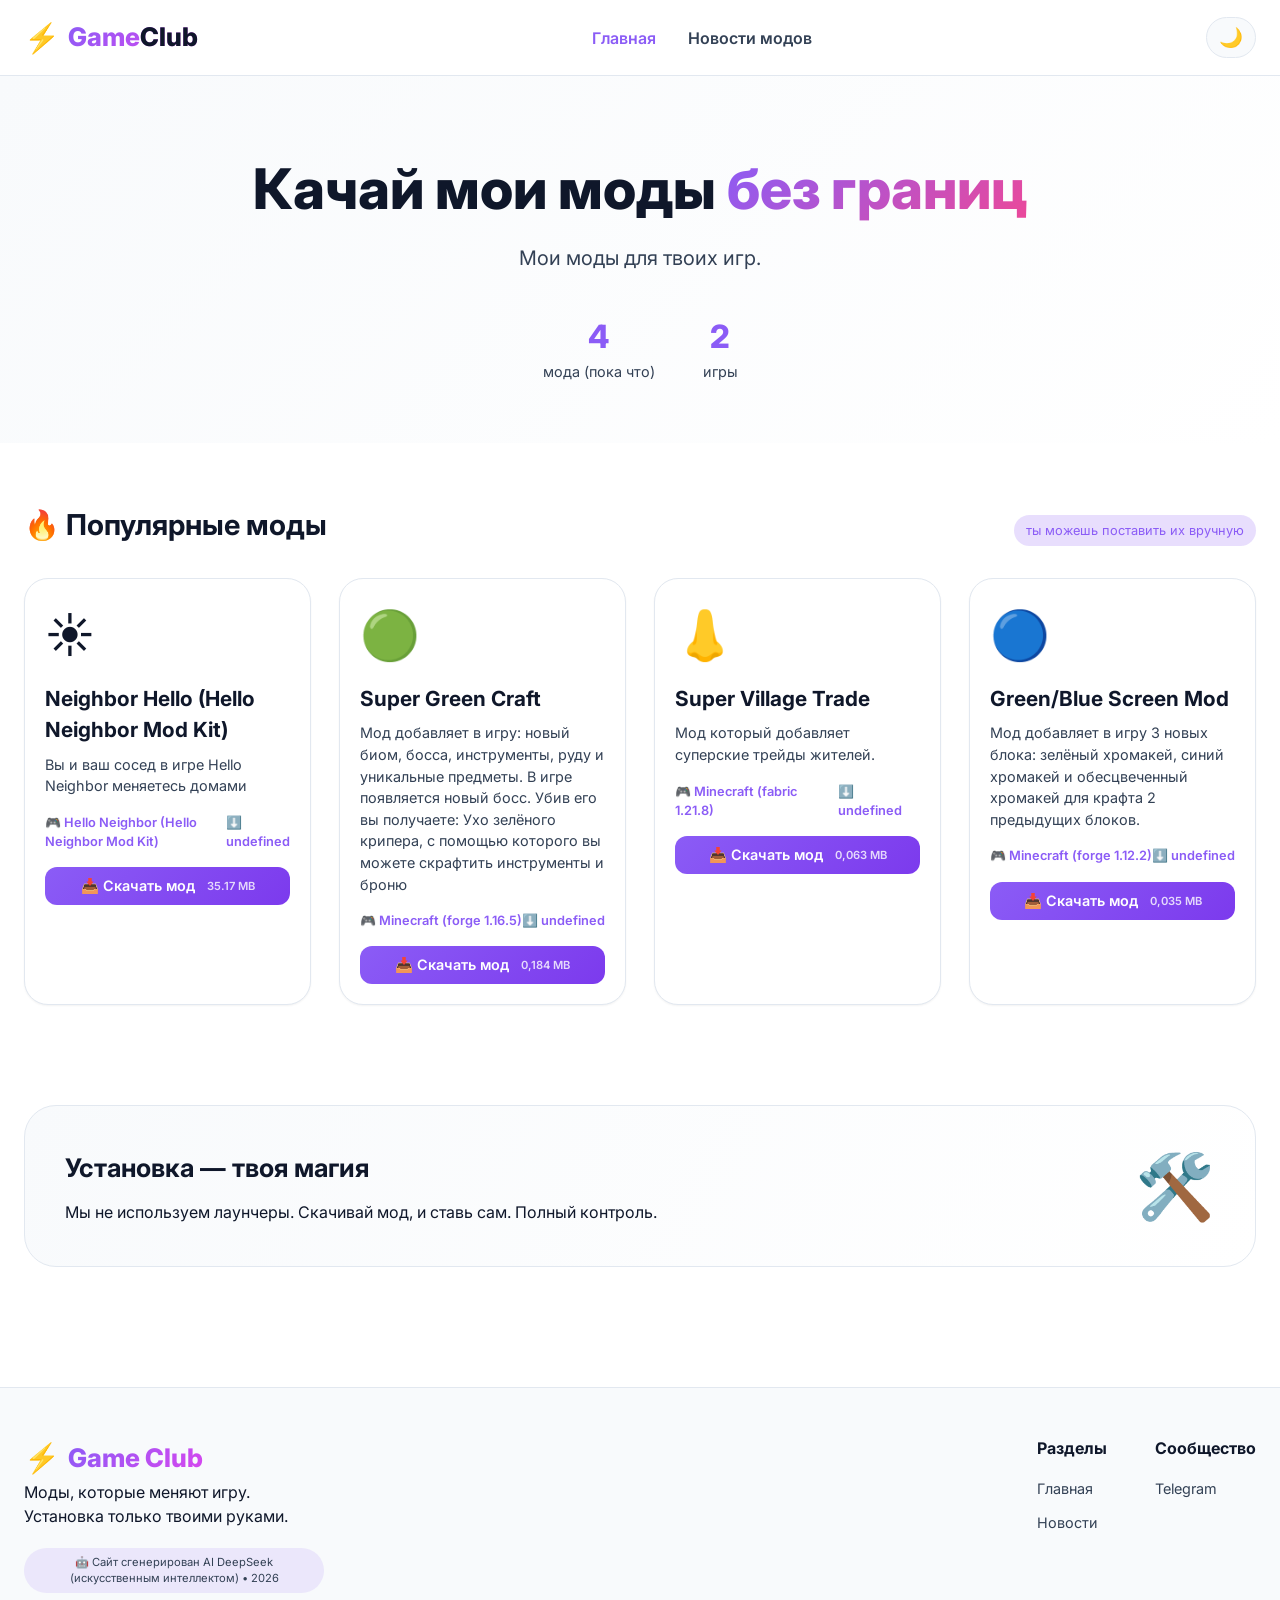
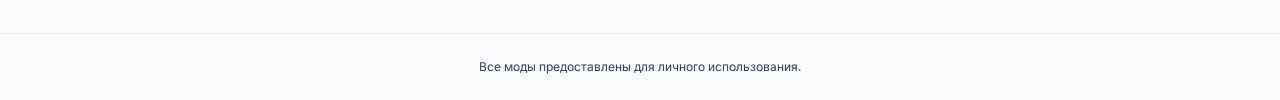
<file: index.html>
<!DOCTYPE html>
<html lang="ru">
<head>
    <meta charset="UTF-8">
    <meta name="viewport" content="width=device-width, initial-scale=1.0, viewport-fit=cover">
    <title>Game Club — современные моды для игр</title>
    <link rel="stylesheet" href="style.css">
    <link href="https://fonts.googleapis.com/css2?family=Inter:opsz,wght@14..32,300;14..32,400;14..32,600;14..32,700;14..32,800&display=swap" rel="stylesheet">
    <link rel="icon" href="channels4_profile.jpg" type="image/x-icon">
</head>
<body>

    <!-- Хедер с меню сверху -->
    <header class="header">
        <div class="container header__inner">
            <div class="logo">
                <span class="logo__icon">⚡</span>
                <span class="logo__text">Game<span class="logo__accent">Club</span></span>
            </div>
            <nav class="nav">
                <ul class="nav__list">
                    <li><a href="#" class="nav__link active" data-page="home">Главная</a></li>
                    <li><a href="#" class="nav__link" data-page="news">Новости модов</a></li>
                </ul>
            </nav>
            <div class="header__actions">
                <button class="theme-toggle" id="themeToggle" aria-label="Сменить тему">🌙</button>
                <button class="mobile-menu-btn" id="mobileMenuBtn" aria-label="Меню">☰</button>
            </div>
        </div>
    </header>

    <!-- Основной контент -->
    <main id="app">
        <!-- Главная страница -->
        <div id="home-page" class="page active">
            <section class="hero">
                <div class="container">
                    <div class="hero__content">
                        <h1 class="hero__title">Качай мои моды <span class="gradient-text">без границ</span></h1>
                        <p class="hero__desc">Мои моды для твоих игр.</p>
                        <div class="hero__stats">
                            <div class="stat"><span class="stat__number">4</span> <span class="stat__label">мода (пока что)</span></div>
                            <div class="stat"><span class="stat__number">2</span> <span class="stat__label">игры</span></div>
                        </div>
                    </div>
                </div>
            </section>
            <section class="featured-mods">
                <div class="container">
                    <div class="section-header">
                        <h2 class="section-title">🔥 Популярные моды</h2>
                        <span class="section-badge">ты можешь поставить их вручную</span>
                    </div>
                    <div class="mods-grid" id="modsGrid">
                        <!-- Карточки модов будут загружены через JS -->
                    </div>
                </div>
            </section>

            <section class="info-banner">
                <div class="container">
                    <div class="banner-card">
                        <div class="banner__text">
                            <h3>Установка — твоя магия</h3>
                            <p>Мы не используем лаунчеры. Скачивай мод, и ставь сам. Полный контроль.</p>
                        </div>
                        <div class="banner__icon">🛠️</div>
                    </div>
                </div>
            </section>
        </div>

        <!-- НОВОСТНАЯ страница -->
        <div id="news-page" class="page">
            <section class="news-section">
                <div class="container">
                    <div class="section-header">
                        <h2 class="section-title">📰 Новости модов</h2>
                    </div>
                    <div class="news-grid" id="newsGrid">
                        <!-- Новости подгружаются из JS -->
                    </div>
                </div>
            </section>
        </div>
    </main>

    <!-- Футер -->
    <footer class="footer">
        <div class="container footer__inner">
            <div class="footer__info">
                <div class="logo logo--small">
                    <span class="logo__icon">⚡</span>
                    <span class="logo__text">Game Club</span>
                </div>
                <p class="footer__tagline">Моды, которые меняют игру. Установка только твоими руками.</p>
                <div class="generated-badge">
                    🤖 Сайт сгенерирован AI DeepSeek (искусственным интеллектом) • 2026
                </div>
            </div>
            <div class="footer__links">
                <div class="footer__col">
                    <h4>Разделы</h4>
                    <ul>
                        <li><a href="#" data-page="home">Главная</a></li>
                        <li><a href="#" data-page="news">Новости</a></li>
                    </ul>
                </div>
                <div class="footer__col">
                    <h4>Сообщество</h4>
                    <ul>
                        <li><a href="https://t.me/GameClub541">Telegram</a></li>
                    </ul>
                </div>
            </div>
        </div>
        <div class="footer__bottom">
            <div class="container">
                <p>Все моды предоставлены для личного использования.</p>
            </div>
        </div>
    </footer>

    <script src="script.js"></script>
</body>
</html>
</file>
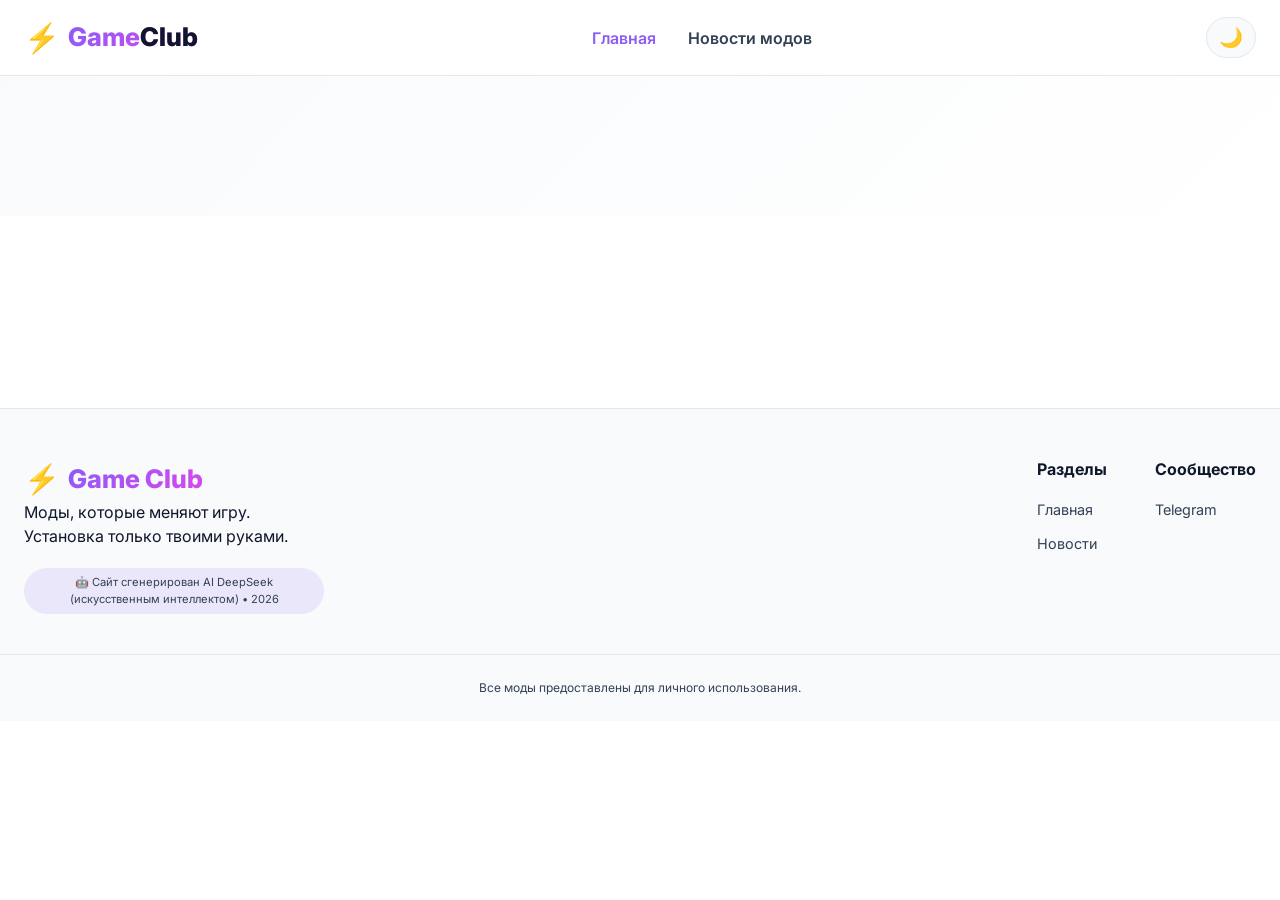
<file: index2.html>
<!DOCTYPE html>
<html lang="ru">
<head>
    <meta charset="UTF-8">
    <meta name="viewport" content="width=device-width, initial-scale=1.0, viewport-fit=cover">
    <title>Game Club — современные моды для игр</title>
    <link rel="stylesheet" href="style.css">
    <link href="https://fonts.googleapis.com/css2?family=Inter:opsz,wght@14..32,300;14..32,400;14..32,600;14..32,700;14..32,800&display=swap" rel="stylesheet">
</head>
<body>

    <!-- Хедер с меню сверху -->
    <header class="header">
        <div class="container header__inner">
            <div class="logo">
                <span class="logo__icon">⚡</span>
                <span class="logo__text">Game<span class="logo__accent">Club</span></span>
            </div>
            <nav class="nav">
                <ul class="nav__list">
                    <li><a href="#" class="nav__link active" data-page="home">Главная</a></li>
                    <li><a href="#" class="nav__link" data-page="news">Новости модов</a></li>
                </ul>
            </nav>
            <div class="header__actions">
                <button class="theme-toggle" id="themeToggle" aria-label="Сменить тему">🌙</button>
                <button class="mobile-menu-btn" id="mobileMenuBtn" aria-label="Меню">☰</button>
            </div>
        </div>
    </header>

    <!-- Основной контент -->
    <main id="app">
        <!-- Главная страница -->
        <div id="home-page" class="page active">
            <section class="hero">
                <div class="container">
                    <div class="hero__content">
                      <div id="twitch-embed"></div>

<!-- Load the Twitch embed script -->
<script src="https://player.twitch.tv/js/embed/v1.js"></script>

<!-- Create a Twitch.Player object. This will render within the placeholder div -->
<script type="text/javascript">
  new Twitch.Player("twitch-embed", {
    channel: "gameclub541"
  });
</script>
                        </div>
                    </div>
                </div>
            </section>
            <section class="featured-mods">
                <div class="container">
                    <div class="section-header">
    
                    </div>
  
                        <!-- Карточки модов будут загружены через JS -->
                    </div>
                </div>
            </section>

        </div>

        <!-- НОВОСТНАЯ страница -->
        <div id="news-page" class="page">
            <section class="news-section">
                <div class="container">
                    <div class="section-header">
                        <h2 class="section-title">📰 Новости модов</h2>
                    </div>
                    <div class="news-grid" id="newsGrid">
                        <!-- Новости подгружаются из JS -->
                    </div>
                </div>
            </section>
        </div>
    </main>

    <!-- Футер -->
    <footer class="footer">
        <div class="container footer__inner">
            <div class="footer__info">
                <div class="logo logo--small">
                    <span class="logo__icon">⚡</span>
                    <span class="logo__text">Game Club</span>
                </div>
                <p class="footer__tagline">Моды, которые меняют игру. Установка только твоими руками.</p>
                <div class="generated-badge">
                    🤖 Сайт сгенерирован AI DeepSeek (искусственным интеллектом) • 2026
                </div>
            </div>
            <div class="footer__links">
                <div class="footer__col">
                    <h4>Разделы</h4>
                    <ul>
                        <li><a href="#" data-page="home">Главная</a></li>
                        <li><a href="#" data-page="news">Новости</a></li>
                    </ul>
                </div>
                <div class="footer__col">
                    <h4>Сообщество</h4>
                    <ul>
                        <li><a href="https://t.me/GameClub541">Telegram</a></li>
                    </ul>
                </div>
            </div>
        </div>
        <div class="footer__bottom">
            <div class="container">
                <p>Все моды предоставлены для личного использования.</p>
            </div>
        </div>
    </footer>

    <script src="script.js"></script>
</body>
</html>
</file>
<file: style.css>
/* RESET + Базовые стили */
* {
    margin: 0;
    padding: 0;
    box-sizing: border-box;
}

body {
    font-family: 'Inter', sans-serif;
    background-color: var(--bg-primary);
    color: var(--text-primary);
    line-height: 1.5;
    transition: background-color 0.3s ease, color 0.2s ease;
}

:root {
    --bg-primary: #ffffff;
    --bg-secondary: #f8fafc;
    --bg-card: #ffffff;
    --text-primary: #0f172a;
    --text-secondary: #334155;
    --border-color: #e2e8f0;
    --accent: #8b5cf6;
    --accent-dark: #7c3aed;
    --accent-glow: rgba(139, 92, 246, 0.2);
    --shadow-sm: 0 1px 2px 0 rgb(0 0 0 / 0.05);
    --shadow-md: 0 4px 6px -1px rgb(0 0 0 / 0.1);
    --shadow-lg: 0 10px 15px -3px rgb(0 0 0 / 0.1);
}

body.dark {
    --bg-primary: #0f172a;
    --bg-secondary: #1e293b;
    --bg-card: #1e293b;
    --text-primary: #f1f5f9;
    --text-secondary: #cbd5e1;
    --border-color: #334155;
}

.container {
    max-width: 1280px;
    margin: 0 auto;
    padding: 0 24px;
}

/* Header */
.header {
    position: sticky;
    top: 0;
    background: var(--bg-primary);
    border-bottom: 1px solid var(--border-color);
    backdrop-filter: blur(8px);
    z-index: 100;
    padding: 16px 0;
}

.header__inner {
    display: flex;
    align-items: center;
    justify-content: space-between;
    gap: 20px;
}

.logo {
    display: flex;
    align-items: center;
    gap: 8px;
    font-size: 1.6rem;
    font-weight: 800;
}

.logo__icon {
    font-size: 1.8rem;
}

.logo__text {
    background: linear-gradient(135deg, #8b5cf6, #d946ef);
    -webkit-background-clip: text;
    background-clip: text;
    color: transparent;
}

.logo__accent {
    color: var(--text-primary);
    background: none;
    -webkit-background: unset;
}

.nav__list {
    display: flex;
    gap: 32px;
    list-style: none;
}

.nav__link {
    text-decoration: none;
    font-weight: 600;
    color: var(--text-secondary);
    transition: color 0.2s;
    font-size: 1rem;
}

.nav__link:hover, .nav__link.active {
    color: var(--accent);
}

.header__actions {
    display: flex;
    gap: 12px;
    align-items: center;
}

.theme-toggle, .mobile-menu-btn {
    background: var(--bg-secondary);
    border: 1px solid var(--border-color);
    border-radius: 40px;
    padding: 8px 12px;
    cursor: pointer;
    font-size: 1.2rem;
    transition: all 0.2s;
    color: var(--text-primary);
}

.mobile-menu-btn {
    display: none;
}

/* Pages */
.page {
    display: none;
    animation: fadeIn 0.3s ease;
}

.page.active {
    display: block;
}

@keyframes fadeIn {
    from { opacity: 0; transform: translateY(8px);}
    to { opacity: 1; transform: translateY(0);}
}

/* Hero */
.hero {
    padding: 80px 0 60px;
    background: linear-gradient(135deg, var(--bg-secondary) 0%, var(--bg-primary) 100%);
}

.hero__content {
    text-align: center;
    max-width: 780px;
    margin: 0 auto;
}

.hero__title {
    font-size: 3.5rem;
    font-weight: 800;
    line-height: 1.2;
    margin-bottom: 20px;
}

.gradient-text {
    background: linear-gradient(135deg, #8b5cf6, #ec4899);
    -webkit-background-clip: text;
    background-clip: text;
    color: transparent;
}

.hero__desc {
    font-size: 1.25rem;
    color: var(--text-secondary);
    margin-bottom: 40px;
}

.hero__stats {
    display: flex;
    justify-content: center;
    gap: 48px;
    flex-wrap: wrap;
}

.stat {
    display: flex;
    flex-direction: column;
}

.stat__number {
    font-size: 2rem;
    font-weight: 800;
    color: var(--accent);
}

.stat__label {
    font-size: 0.9rem;
    color: var(--text-secondary);
}

/* Section */
.section-header {
    display: flex;
    justify-content: space-between;
    align-items: baseline;
    flex-wrap: wrap;
    margin-bottom: 32px;
}

.section-title {
    font-size: 1.8rem;
    font-weight: 700;
}

.section-badge {
    background: var(--accent-glow);
    padding: 6px 12px;
    border-radius: 100px;
    font-size: 0.8rem;
    color: var(--accent);
}

/* Моды грид */
.featured-mods, .news-section {
    padding: 60px 0;
}

.mods-grid, .news-grid {
    display: grid;
    grid-template-columns: repeat(auto-fill, minmax(280px, 1fr));
    gap: 28px;
}

.mod-card {
    background: var(--bg-card);
    border: 1px solid var(--border-color);
    border-radius: 24px;
    padding: 20px;
    transition: transform 0.2s, box-shadow 0.2s;
    box-shadow: var(--shadow-sm);
}

.mod-card:hover {
    transform: translateY(-4px);
    box-shadow: var(--shadow-md);
}

.mod-icon {
    font-size: 3rem;
    margin-bottom: 12px;
}

.mod-title {
    font-size: 1.3rem;
    font-weight: 700;
    margin-bottom: 8px;
}

.mod-desc {
    color: var(--text-secondary);
    font-size: 0.9rem;
    margin-bottom: 16px;
}

.mod-meta {
    display: flex;
    justify-content: space-between;
    align-items: center;
    font-size: 0.8rem;
    color: var(--accent);
    font-weight: 600;
}

/* НОВОСТИ — ПЛАВНЫЕ АНИМАЦИИ */
.news-card {
    background: var(--bg-card);
    border-radius: 20px;
    border: 1px solid var(--border-color);
    padding: 20px;
    transition: all 0.3s cubic-bezier(0.4, 0, 0.2, 1);
    box-shadow: var(--shadow-sm);
    opacity: 0;
    transform: translateY(20px);
    animation: fadeInUp 0.5s cubic-bezier(0.4, 0, 0.2, 1) forwards;
}

/* Задержки для последовательного появления новостей */
.news-card:nth-child(1) { animation-delay: 0.05s; }
.news-card:nth-child(2) { animation-delay: 0.15s; }
.news-card:nth-child(3) { animation-delay: 0.25s; }
.news-card:nth-child(4) { animation-delay: 0.35s; }
.news-card:nth-child(5) { animation-delay: 0.45s; }
.news-card:nth-child(6) { animation-delay: 0.55s; }

@keyframes fadeInUp {
    from {
        opacity: 0;
        transform: translateY(30px);
    }
    to {
        opacity: 1;
        transform: translateY(0);
    }
}

/* Анимация при наведении на новость */
.news-card:hover {
    transform: translateY(-6px) scale(1.02);
    box-shadow: var(--shadow-lg);
    border-color: var(--accent);
    transition: all 0.3s cubic-bezier(0.4, 0, 0.2, 1);
}

/* Анимация для даты */
.news-date {
    font-size: 0.75rem;
    color: var(--accent);
    text-transform: uppercase;
    letter-spacing: 1px;
    margin-bottom: 12px;
    display: inline-block;
    transition: transform 0.2s ease;
}

.news-card:hover .news-date {
    transform: translateX(5px);
}

/* Анимация для заголовка */
.news-title {
    font-size: 1.25rem;
    font-weight: 700;
    margin-bottom: 12px;
    transition: color 0.2s ease;
}

.news-card:hover .news-title {
    color: var(--accent);
}

/* Анимация для текста */
.news-excerpt {
    color: var(--text-secondary);
    font-size: 0.9rem;
    transition: color 0.2s ease;
}

/* Пульсация для новых новостей (если добавить класс .new) */
.news-card.new {
    animation: pulse 0.5s ease;
}

@keyframes pulse {
    0% {
        box-shadow: 0 0 0 0 var(--accent-glow);
    }
    70% {
        box-shadow: 0 0 0 10px rgba(139, 92, 246, 0);
    }
    100% {
        box-shadow: 0 0 0 0 rgba(139, 92, 246, 0);
    }
}

/* Banner */
.info-banner {
    padding: 40px 0 80px;
}

.banner-card {
    background: linear-gradient(120deg, var(--bg-secondary), var(--bg-primary));
    border-radius: 32px;
    padding: 32px 40px;
    display: flex;
    justify-content: space-between;
    align-items: center;
    border: 1px solid var(--border-color);
    flex-wrap: wrap;
    gap: 20px;
}

.banner__text h3 {
    font-size: 1.6rem;
    margin-bottom: 12px;
}

.banner__icon {
    font-size: 4rem;
}

/* Footer */
.footer {
    background: var(--bg-secondary);
    border-top: 1px solid var(--border-color);
    padding: 48px 0 24px;
    margin-top: 40px;
}

.footer__inner {
    display: flex;
    justify-content: space-between;
    flex-wrap: wrap;
    gap: 40px;
    margin-bottom: 40px;
}

.footer__info {
    max-width: 300px;
}

.generated-badge {
    background: rgba(139, 92, 246, 0.12);
    padding: 6px 12px;
    border-radius: 40px;
    font-size: 0.7rem;
    text-align: center;
    margin-top: 20px;
    color: var(--text-secondary);
}

.footer__links {
    display: flex;
    gap: 48px;
    flex-wrap: wrap;
}

.footer__col h4 {
    margin-bottom: 16px;
    font-size: 1rem;
}

.footer__col ul {
    list-style: none;
}

.footer__col li {
    margin-bottom: 10px;
}

.footer__col a {
    text-decoration: none;
    color: var(--text-secondary);
    font-size: 0.9rem;
    transition: color 0.2s;
}

.footer__col a:hover {
    color: var(--accent);
}

.footer__bottom {
    text-align: center;
    padding-top: 24px;
    border-top: 1px solid var(--border-color);
    font-size: 0.75rem;
    color: var(--text-secondary);
}

/* Адаптация */
@media (max-width: 768px) {
    .container {
        padding: 0 20px;
    }
    
    .nav {
        position: fixed;
        top: 70px;
        left: -100%;
        width: 80%;
        height: calc(100vh - 70px);
        background: var(--bg-primary);
        border-right: 1px solid var(--border-color);
        transition: left 0.3s ease;
        z-index: 99;
        padding: 32px;
    }
    
    .nav.open {
        left: 0;
    }
    
    .nav__list {
        flex-direction: column;
        gap: 24px;
    }
    
    .mobile-menu-btn {
        display: block;
    }
    
    .hero__title {
        font-size: 2.2rem;
    }
    
    .hero__stats {
        gap: 24px;
    }
    
    .stat__number {
        font-size: 1.5rem;
    }
    
    .section-title {
        font-size: 1.5rem;
    }
    
    .banner-card {
        flex-direction: column;
        text-align: center;
    }
    
    .footer__inner {
        flex-direction: column;
    }
    
    /* Адаптация анимаций для мобильных */
    .news-card:hover {
        transform: translateY(-4px) scale(1.01);
    }
}

@media (max-width: 480px) {
    .mods-grid, .news-grid {
        grid-template-columns: 1fr;
    }
    
    /* Уменьшаем анимации на маленьких экранах */
    @keyframes fadeInUp {
        from {
            opacity: 0;
            transform: translateY(15px);
        }
        to {
            opacity: 1;
            transform: translateY(0);
        }
    }
}/* Кнопка скачивания мода */
.mod-download-btn {
    width: 100%;
    margin-top: 16px;
    padding: 10px 16px;
    background: linear-gradient(135deg, var(--accent), var(--accent-dark));
    color: white;
    border: none;
    border-radius: 12px;
    font-weight: 600;
    font-size: 0.9rem;
    cursor: pointer;
    transition: all 0.2s ease;
    display: flex;
    align-items: center;
    justify-content: center;
    gap: 8px;
    font-family: inherit;
}

.mod-download-btn:hover {
    transform: translateY(-2px);
    box-shadow: 0 4px 12px var(--accent-glow);
}

.mod-download-btn:active {
    transform: translateY(0);
}

.download-size {
    font-size: 0.7rem;
    opacity: 0.8;
    margin-left: 4px;
}

/* Уведомления о скачивании */
.download-notification {
    position: fixed;
    bottom: 20px;
    right: 20px;
    background: var(--bg-card);
    border-left: 4px solid var(--accent);
    border-radius: 12px;
    padding: 12px 16px;
    display: flex;
    align-items: center;
    gap: 12px;
    box-shadow: var(--shadow-lg);
    z-index: 1000;
    transform: translateX(400px);
    transition: transform 0.3s ease;
    max-width: 350px;
    font-size: 0.9rem;
}

.download-notification.show {
    transform: translateX(0);
}

.download-notification--success {
    border-left-color: #10b981;
}

.download-notification--error {
    border-left-color: #ef4444;
}

.download-notification--info {
    border-left-color: var(--accent);
}

.notification-icon {
    font-size: 1.2rem;
}

.notification-text {
    flex: 1;
    color: var(--text-primary);
}

.notification-close {
    background: none;
    border: none;
    font-size: 1.2rem;
    cursor: pointer;
    color: var(--text-secondary);
    padding: 0 4px;
}

.notification-close:hover {
    color: var(--text-primary);
}

/* Адаптация для мобильных */
@media (max-width: 768px) {
    .download-notification {
        left: 20px;
        right: 20px;
        max-width: calc(100% - 40px);
        transform: translateY(100px);
    }
    
    .download-notification.show {
        transform: translateY(0);
    }
}
</file>
